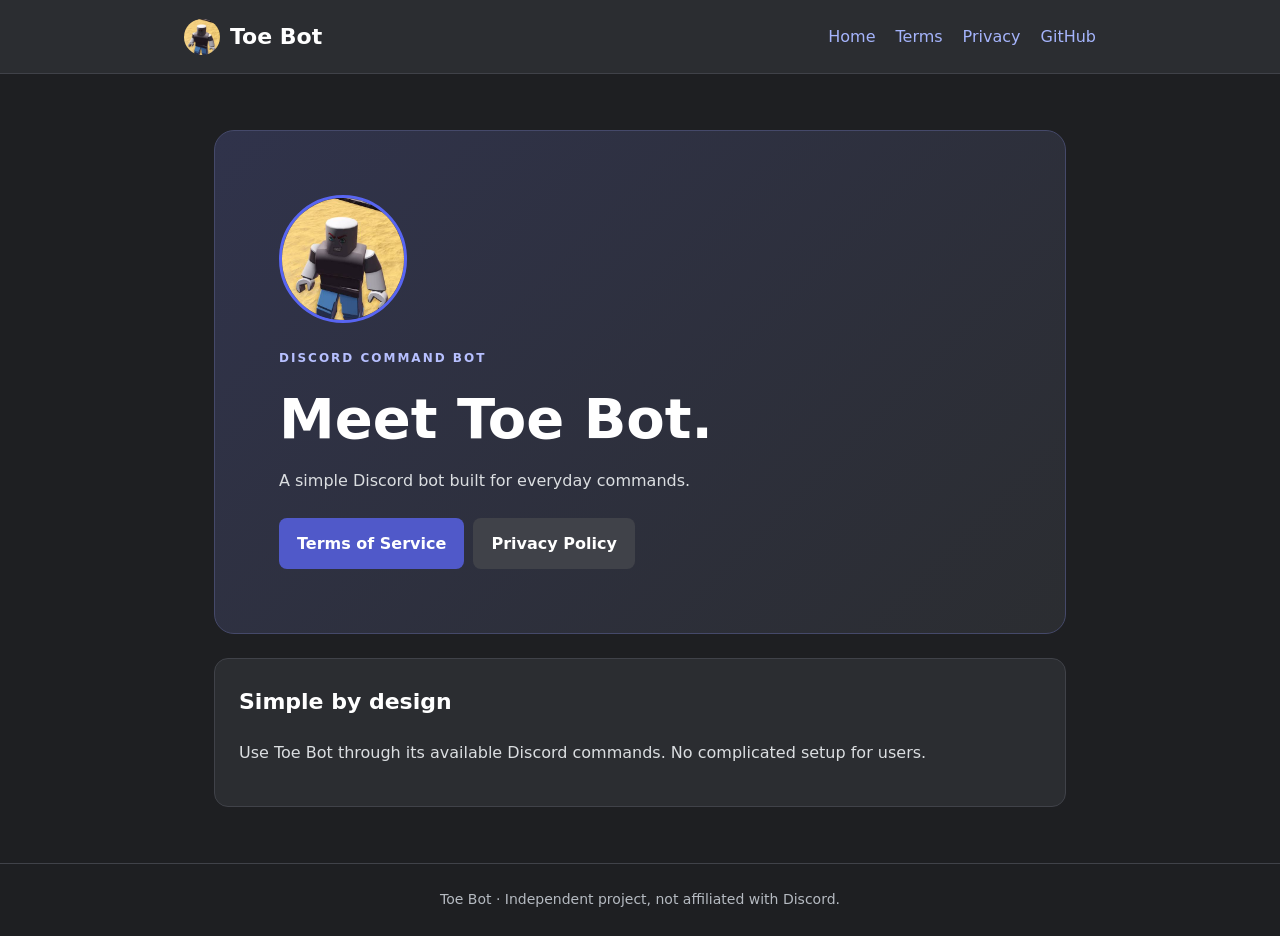
<file: index.html>
<!doctype html>
<html lang="en"><head><meta charset="utf-8"><meta name="viewport" content="width=device-width, initial-scale=1"><meta name="description" content="Toe Bot — Discord command bot"><title>Home | Toe Bot</title><link rel="stylesheet" href="style.css"><link rel="icon" type="image/jpeg" href="icon.jpg"></head><body><header><nav aria-label="Main navigation"><a class="brand" href="index.html"><img class="brand-icon" src="icon.jpg" alt=""> Toe Bot</a><div class="links"><a href="index.html">Home</a><a href="terms.html">Terms</a><a href="privacy.html">Privacy</a><a href="https://github.com/TomoBao/Toe-Bot">GitHub</a></div></nav></header><main><div class="hero"><img class="hero-icon" src="icon.jpg" alt="Toe Bot avatar"><span class="pill">DISCORD COMMAND BOT</span><h1>Meet Toe Bot.</h1><p>A simple Discord bot built for everyday commands.</p><a class="button" href="terms.html">Terms of Service</a> <a class="button secondary" href="privacy.html">Privacy Policy</a></div><section><h2>Simple by design</h2><p>Use Toe Bot through its available Discord commands. No complicated setup for users.</p></section></main><footer>Toe Bot · Independent project, not affiliated with Discord.</footer></body></html>
</file>
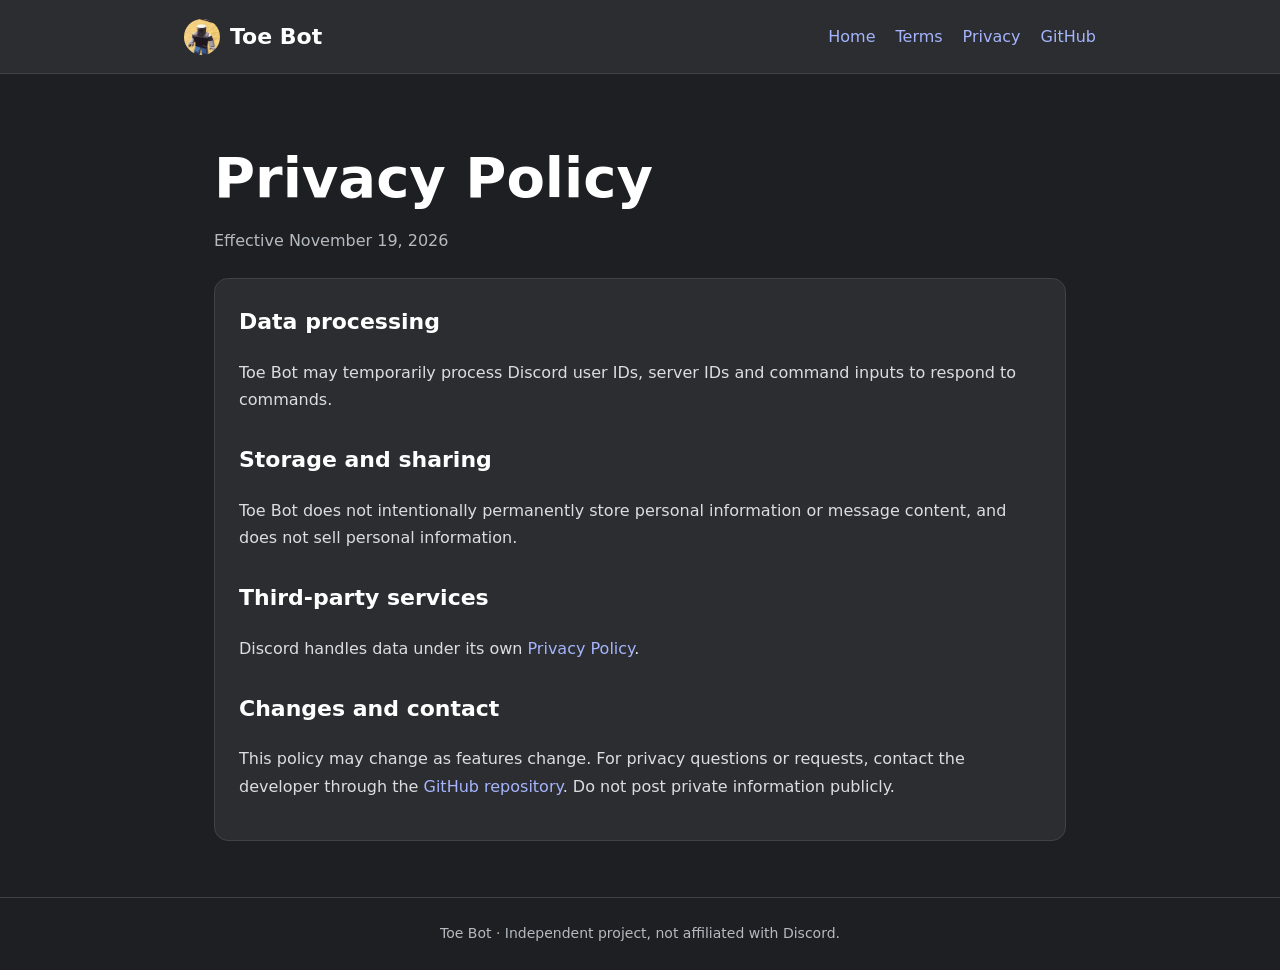
<file: privacy.html>
<!doctype html>
<html lang="en"><head><meta charset="utf-8"><meta name="viewport" content="width=device-width, initial-scale=1"><meta name="description" content="Toe Bot — Discord command bot"><title>Privacy Policy | Toe Bot</title><link rel="stylesheet" href="style.css"><link rel="icon" type="image/jpeg" href="icon.jpg"></head><body><header><nav aria-label="Main navigation"><a class="brand" href="index.html"><img class="brand-icon" src="icon.jpg" alt=""> Toe Bot</a><div class="links"><a href="index.html">Home</a><a href="terms.html">Terms</a><a href="privacy.html">Privacy</a><a href="https://github.com/TomoBao/Toe-Bot">GitHub</a></div></nav></header><main><h1>Privacy Policy</h1><p class="muted">Effective November 19, 2026</p><section><h2>Data processing</h2><p>Toe Bot may temporarily process Discord user IDs, server IDs and command inputs to respond to commands.</p><h2>Storage and sharing</h2><p>Toe Bot does not intentionally permanently store personal information or message content, and does not sell personal information.</p><h2>Third-party services</h2><p>Discord handles data under its own <a href="https://discord.com/privacy">Privacy Policy</a>.</p><h2>Changes and contact</h2><p>This policy may change as features change. For privacy questions or requests, contact the developer through the <a href="https://github.com/TomoBao/Toe-Bot">GitHub repository</a>. Do not post private information publicly.</p></section></main><footer>Toe Bot · Independent project, not affiliated with Discord.</footer></body></html>
</file>
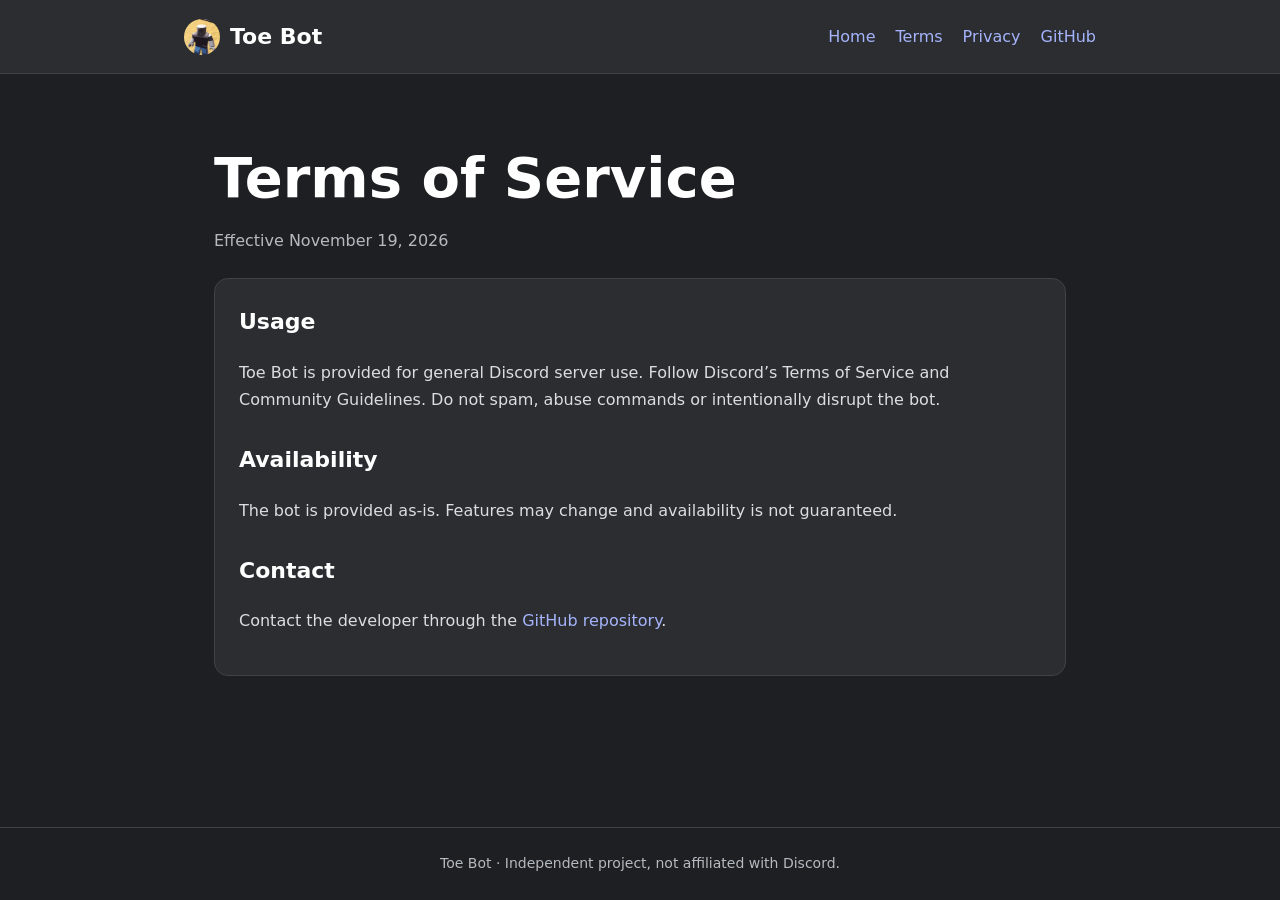
<file: terms.html>
<!doctype html>
<html lang="en"><head><meta charset="utf-8"><meta name="viewport" content="width=device-width, initial-scale=1"><meta name="description" content="Toe Bot — Discord command bot"><title>Terms of Service | Toe Bot</title><link rel="stylesheet" href="style.css"><link rel="icon" type="image/jpeg" href="icon.jpg"></head><body><header><nav aria-label="Main navigation"><a class="brand" href="index.html"><img class="brand-icon" src="icon.jpg" alt=""> Toe Bot</a><div class="links"><a href="index.html">Home</a><a href="terms.html">Terms</a><a href="privacy.html">Privacy</a><a href="https://github.com/TomoBao/Toe-Bot">GitHub</a></div></nav></header><main><h1>Terms of Service</h1><p class="muted">Effective November 19, 2026</p><section><h2>Usage</h2><p>Toe Bot is provided for general Discord server use. Follow Discord’s Terms of Service and Community Guidelines. Do not spam, abuse commands or intentionally disrupt the bot.</p><h2>Availability</h2><p>The bot is provided as-is. Features may change and availability is not guaranteed.</p><h2>Contact</h2><p>Contact the developer through the <a href="https://github.com/TomoBao/Toe-Bot">GitHub repository</a>.</p></section></main><footer>Toe Bot · Independent project, not affiliated with Discord.</footer></body></html>
</file>
<file: style.css>
*{box-sizing:border-box}body{margin:0;background:#1e1f22;color:#dbdee1;font:16px/1.7 system-ui,sans-serif;min-height:100vh;display:flex;flex-direction:column}header{background:#2b2d31;border-bottom:1px solid #404249}nav{max-width:960px;margin:auto;padding:18px 24px;display:flex;justify-content:space-between;align-items:center;gap:18px;flex-wrap:wrap}.brand{font-size:22px;font-weight:800;color:white}.links{display:flex;gap:20px;flex-wrap:wrap}a{color:#a5b4fc;text-decoration:none}a:hover{text-decoration:underline}a:focus-visible{outline:3px solid #fff;outline-offset:4px}main{width:min(900px,100%);margin:0 auto;padding:56px 24px;flex:1}.hero{padding:clamp(22px,6vw,64px);border-radius:20px;background:linear-gradient(135deg,#30334b,#2b2d31);border:1px solid #45496a}h1{font-size:clamp(34px,6vw,56px);line-height:1.15;margin:16px 0;color:#fff}h2{color:#fff;font-size:22px;margin-top:28px}.pill{font-size:12px;font-weight:800;letter-spacing:2px;color:#b7c0ff}.button{display:inline-block;background:#5059c9;color:white;padding:12px 18px;border-radius:8px;font-weight:650;margin:8px 4px 0 0}.secondary{background:#404249}section{background:#2b2d31;border:1px solid #404249;border-radius:14px;padding:24px;margin-top:24px}section h2:first-child{margin-top:0}.muted,footer{color:#b5bac1}footer{text-align:center;padding:24px;border-top:1px solid #404249;font-size:14px}
.brand{display:inline-flex;align-items:center;gap:10px}.brand-icon{width:36px;height:36px;border-radius:50%;object-fit:cover}.hero-icon{display:block;width:128px;height:128px;border-radius:50%;object-fit:cover;margin:0 0 20px;border:3px solid #5865f2}
</file>
